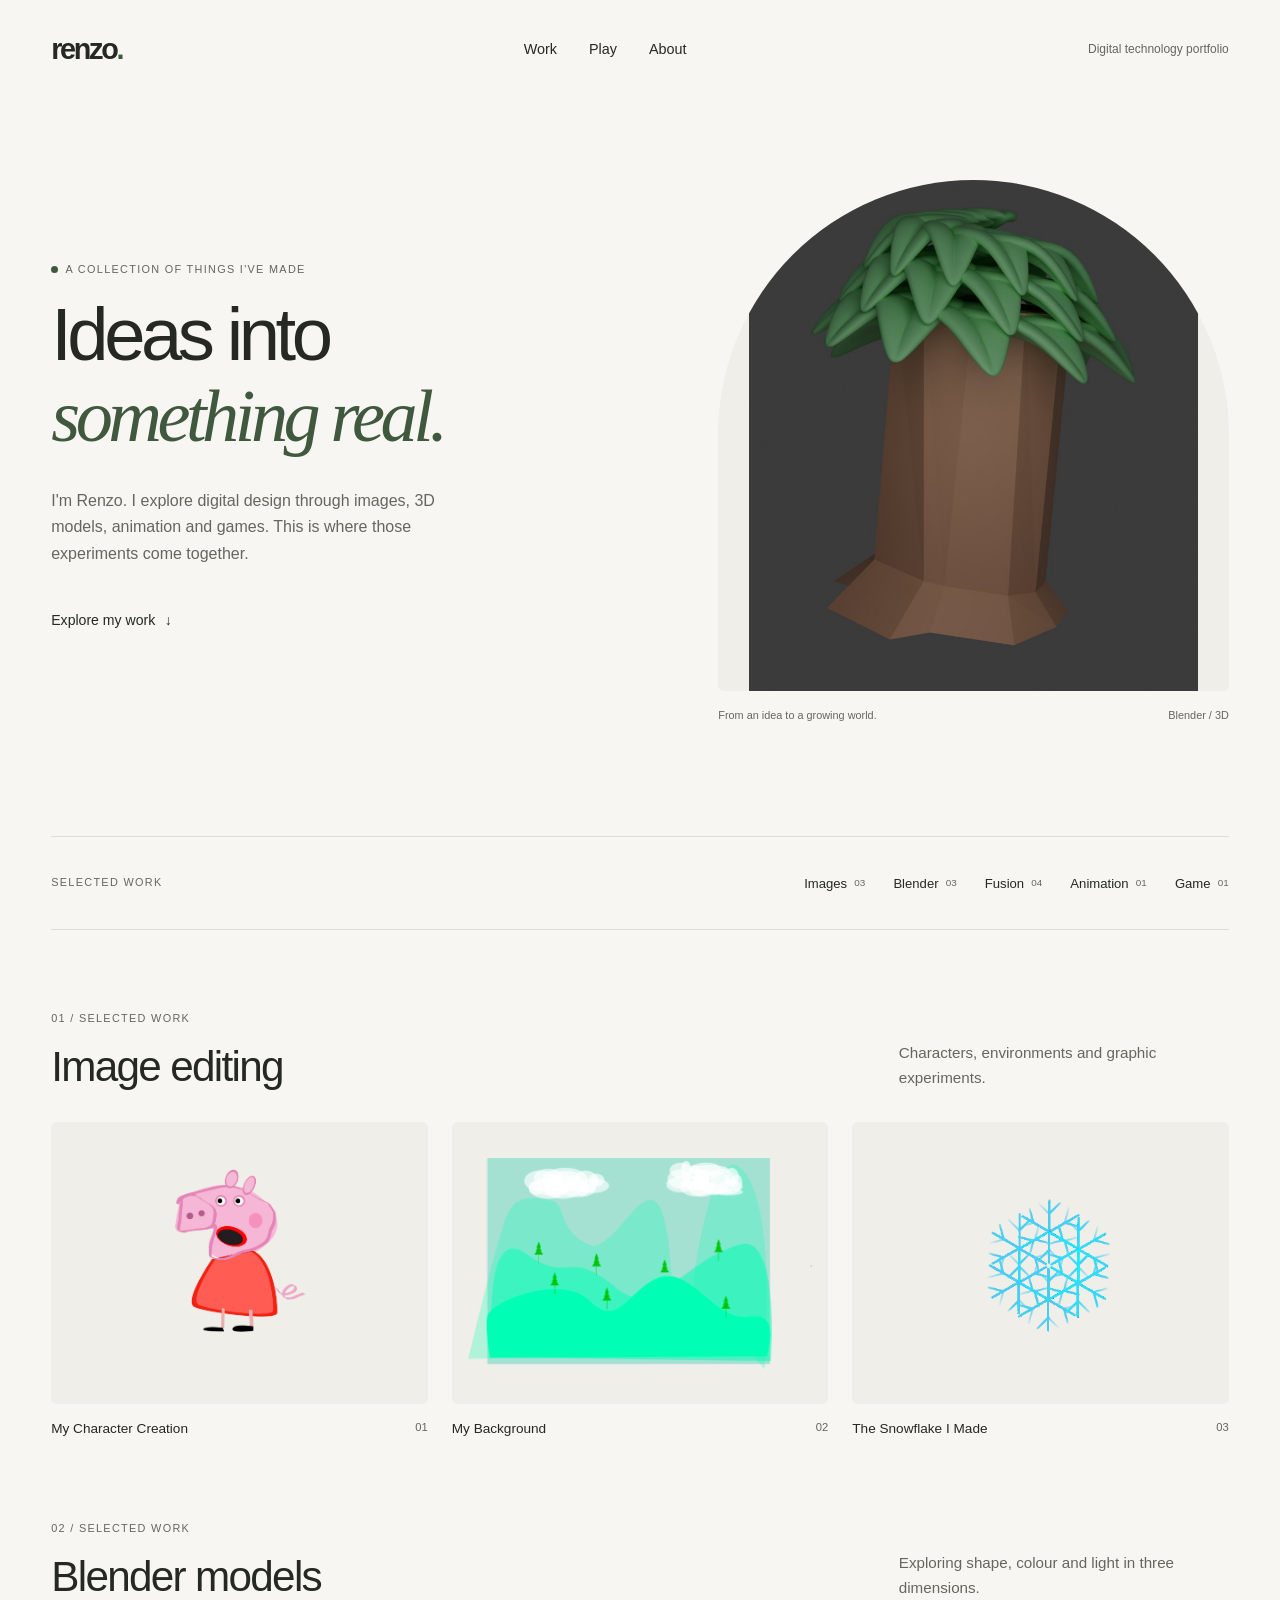
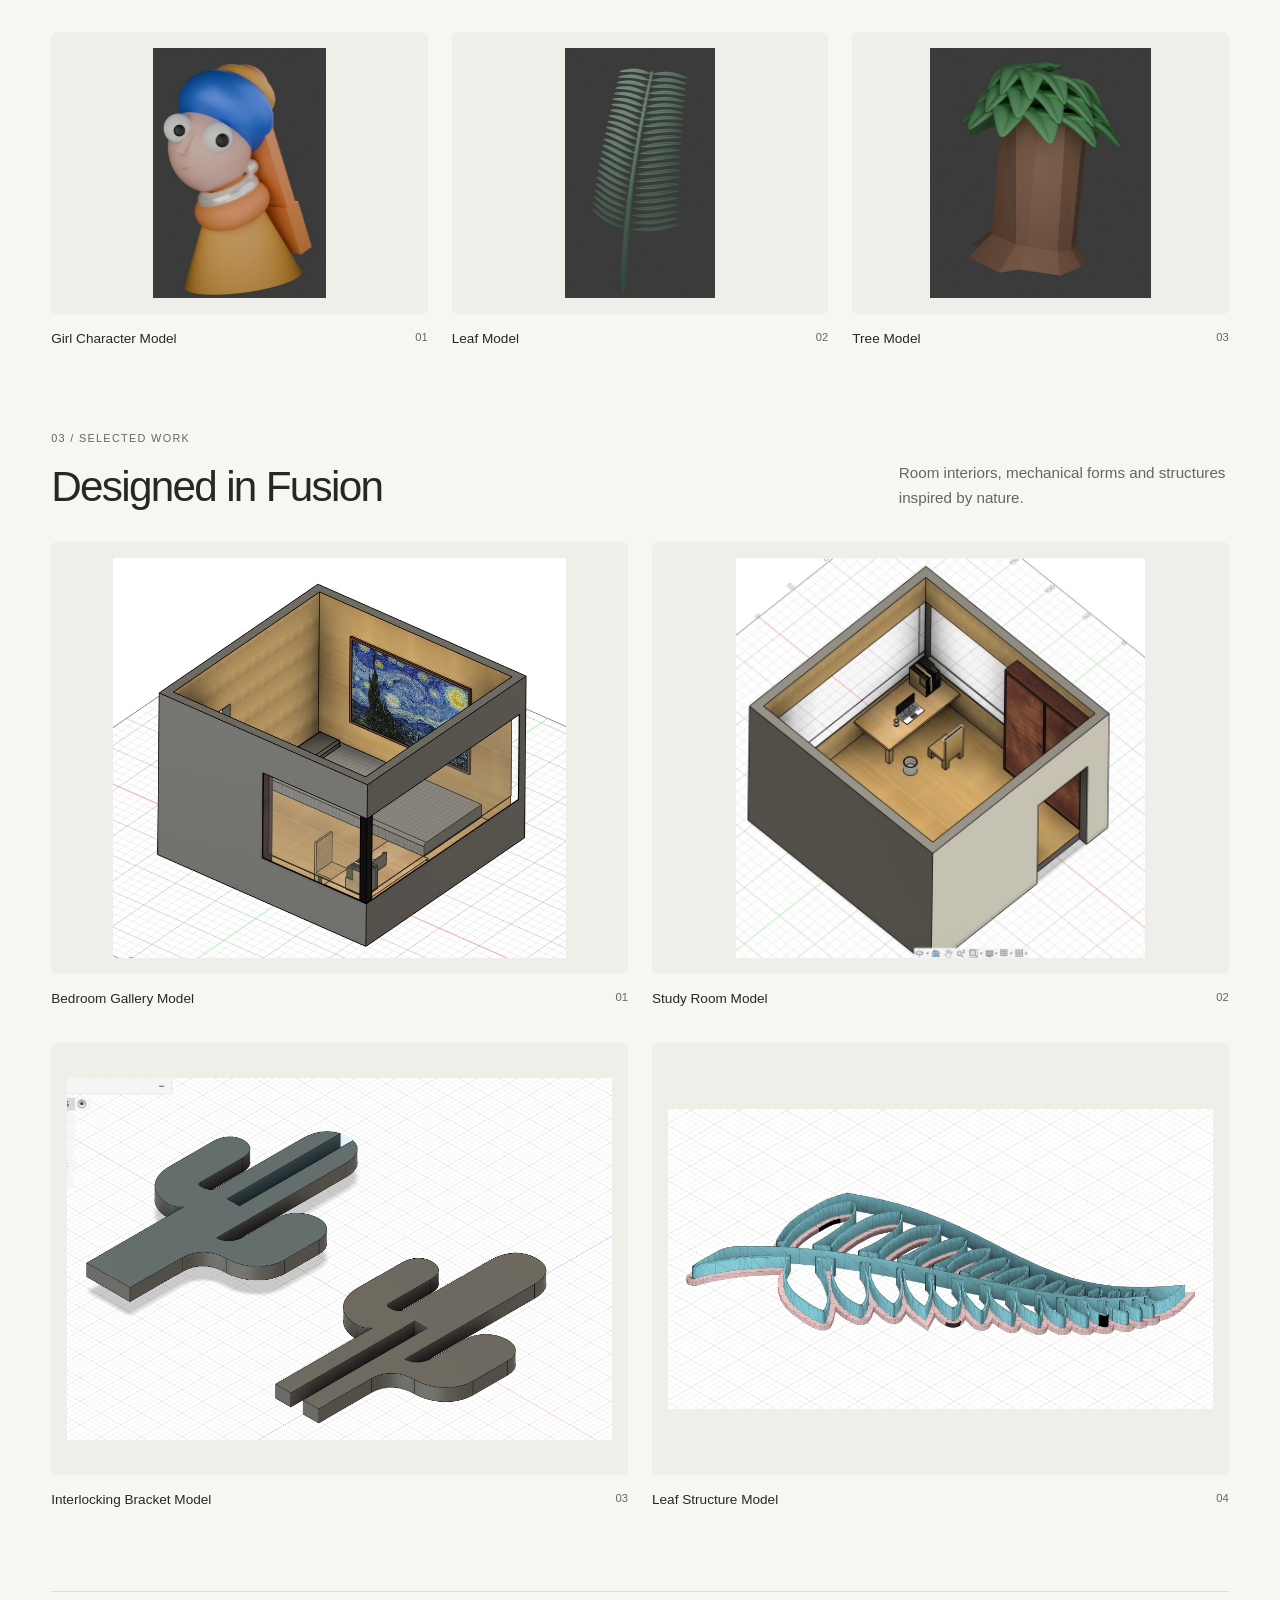
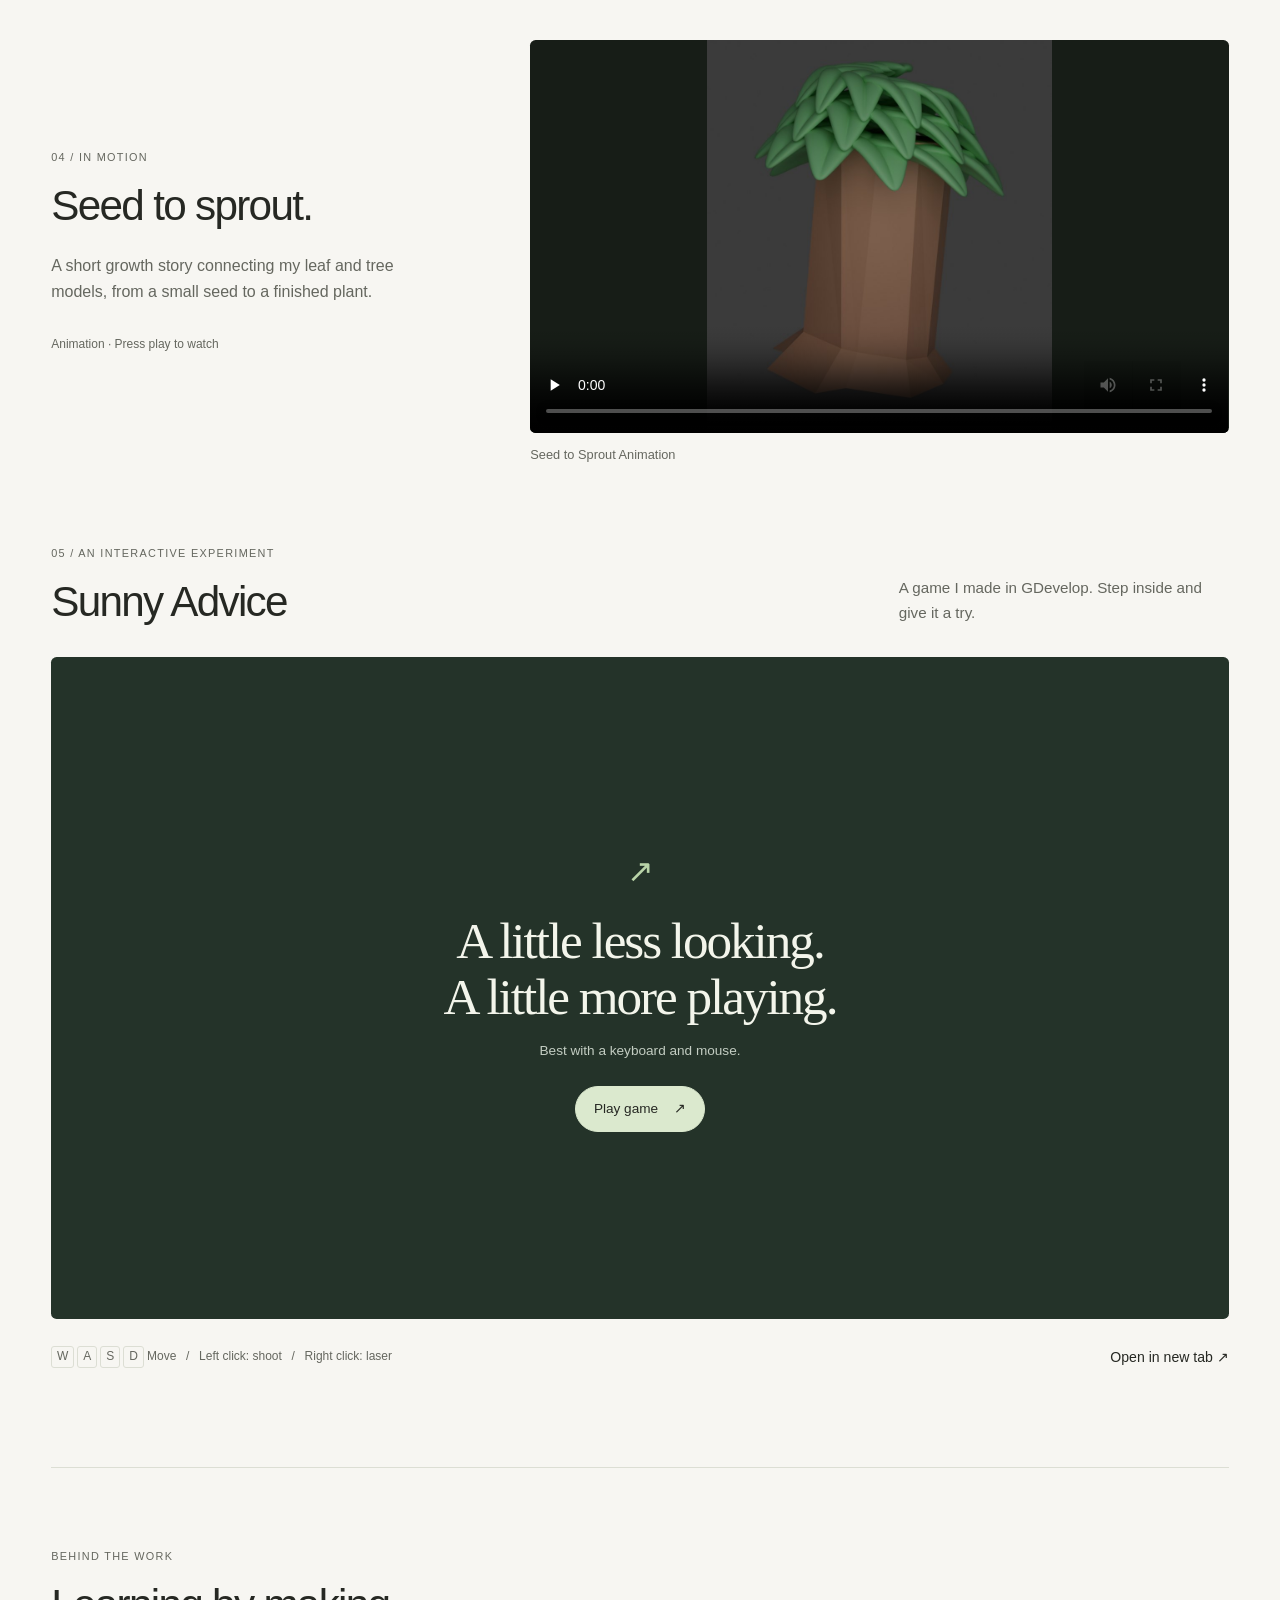
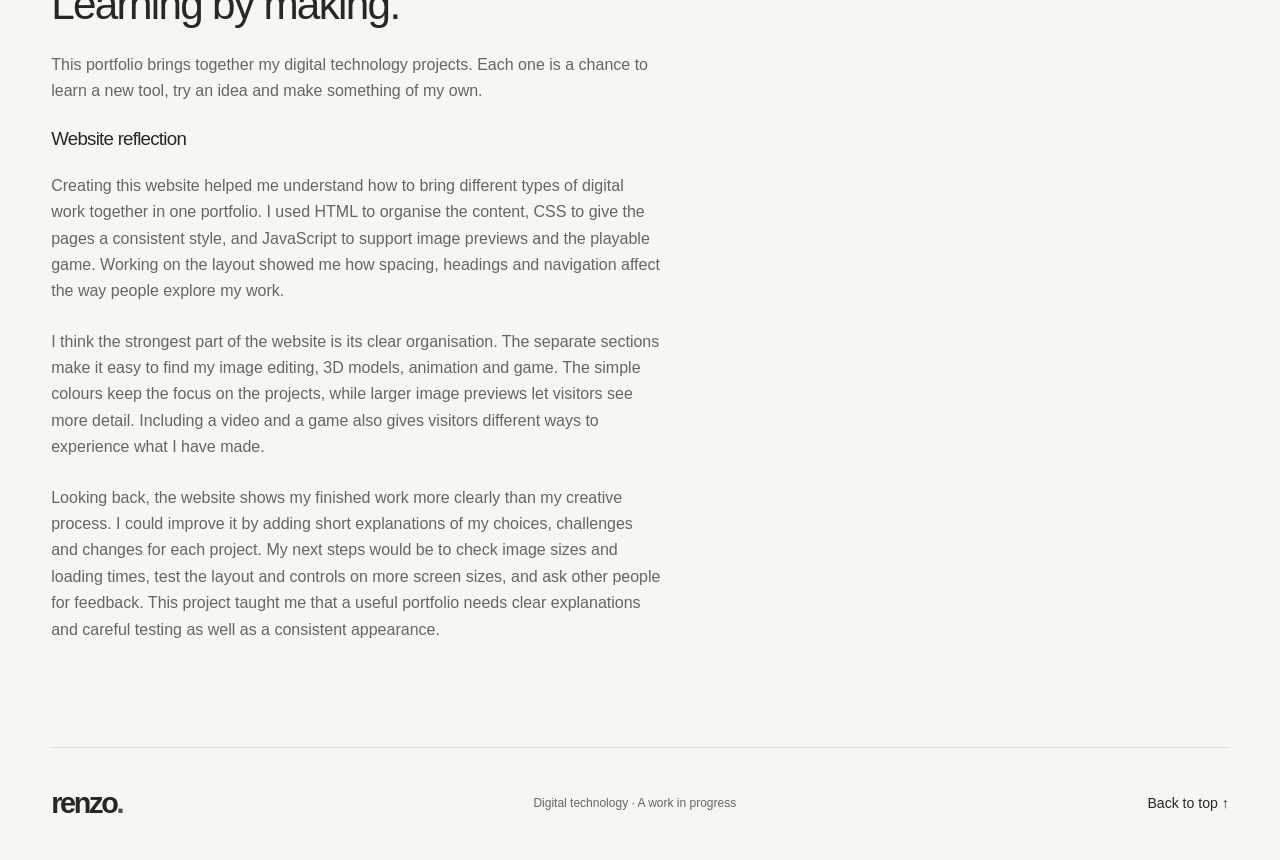
<file: index.html>
<!DOCTYPE html>
<html lang="en">
<head>
  <meta charset="UTF-8">
  <meta name="viewport" content="width=device-width, initial-scale=1">
  <meta name="theme-color" content="#f7f6f2">
  <meta name="description" content="Renzo's digital technology portfolio: image editing, Blender models, Fusion designs, animation and a playable GDevelop game.">
  <title>Renzo — Digital Portfolio</title>
  <link rel="icon" href="techquitybanner-1130x160.png">
  <link rel="stylesheet" href="style.css?v=7">
  <script src="script.js?v=7" defer></script>
</head>
<body>
  <a class="skip-link" href="#main">Skip to content</a>
  <header class="site-header">
    <div class="container header-inner">
      <a class="wordmark" href="#top" aria-label="Renzo, back to top">renzo<span aria-hidden="true">.</span></a>
      <nav aria-label="Main navigation"><a href="#work">Work</a><a href="#game">Play</a><a href="#about">About</a></nav>
      <span class="header-note">Digital technology portfolio</span>
    </div>
  </header>
  <main id="main" class="container">
    <section class="hero" id="top" aria-labelledby="hero-title">
      <div class="hero-copy">
        <p class="eyebrow"><span class="status-dot" aria-hidden="true"></span>A collection of things I've made</p>
        <h1 id="hero-title">Ideas into<br><em>something real.</em></h1>
        <p class="hero-description">I'm Renzo. I explore digital design through images, 3D models, animation and games. This is where those experiments come together.</p>
        <a class="text-link" href="#work">Explore my work <span aria-hidden="true">↓</span></a>
      </div>
      <figure class="hero-art">
        <img src="images/blender-tree.jpg" alt="Tree model made in Blender" fetchpriority="high">
        <figcaption><span>From an idea to a growing world.</span><span>Blender / 3D</span></figcaption>
      </figure>
    </section>
    <div class="work-index" id="work">
      <span class="eyebrow">Selected work</span>
      <nav aria-label="Project categories">
        <a href="#image-editing">Images <span>03</span></a>
        <a href="#blender">Blender <span>03</span></a>
        <a href="#fusion">Fusion <span>04</span></a>
        <a href="#animation">Animation <span>01</span></a>
        <a href="#game">Game <span>01</span></a>
      </nav>
    </div>

    <section class="work-section" id="image-editing" aria-labelledby="image-editing-title">
      <header class="section-heading"><div><p class="eyebrow">01 / Selected work</p><h2 id="image-editing-title">Image editing</h2></div><p>Characters, environments and graphic experiments.</p></header>
      <div class="project-grid">
        <figure class="project-card">
          <a class="project-image" href="charactor.png" data-lightbox aria-label="View My Character Creation">
            <img src="charactor.png" alt="My Character Creation" loading="lazy" decoding="async">
            <span class="image-hint" aria-hidden="true">View project ↗</span>
          </a>
          <figcaption><span>My Character Creation</span><span class="project-number" aria-hidden="true">01</span></figcaption>
        </figure>
        <figure class="project-card">
          <a class="project-image" href="background.png" data-lightbox aria-label="View My Background">
            <img src="background.png" alt="My Background" loading="lazy" decoding="async">
            <span class="image-hint" aria-hidden="true">View project ↗</span>
          </a>
          <figcaption><span>My Background</span><span class="project-number" aria-hidden="true">02</span></figcaption>
        </figure>
        <figure class="project-card">
          <a class="project-image" href="drawing.png" data-lightbox aria-label="View The Snowflake I Made">
            <img src="drawing.png" alt="The Snowflake I Made" loading="lazy" decoding="async">
            <span class="image-hint" aria-hidden="true">View project ↗</span>
          </a>
          <figcaption><span>The Snowflake I Made</span><span class="project-number" aria-hidden="true">03</span></figcaption>
        </figure>
      </div>
    </section>

    <section class="work-section" id="blender" aria-labelledby="blender-title">
      <header class="section-heading"><div><p class="eyebrow">02 / Selected work</p><h2 id="blender-title">Blender models</h2></div><p>Exploring shape, colour and light in three dimensions.</p></header>
      <div class="project-grid">
        <figure class="project-card">
          <a class="project-image" href="images/blender-girl.jpg" data-lightbox aria-label="View Girl Character Model">
            <img src="images/blender-girl.jpg" alt="Girl Character Model" loading="lazy" decoding="async">
            <span class="image-hint" aria-hidden="true">View project ↗</span>
          </a>
          <figcaption><span>Girl Character Model</span><span class="project-number" aria-hidden="true">01</span></figcaption>
        </figure>
        <figure class="project-card">
          <a class="project-image" href="images/blender-leaf.jpg" data-lightbox aria-label="View Leaf Model">
            <img src="images/blender-leaf.jpg" alt="Leaf Model" loading="lazy" decoding="async">
            <span class="image-hint" aria-hidden="true">View project ↗</span>
          </a>
          <figcaption><span>Leaf Model</span><span class="project-number" aria-hidden="true">02</span></figcaption>
        </figure>
        <figure class="project-card">
          <a class="project-image" href="images/blender-tree.jpg" data-lightbox aria-label="View Tree Model">
            <img src="images/blender-tree.jpg" alt="Tree Model" loading="lazy" decoding="async">
            <span class="image-hint" aria-hidden="true">View project ↗</span>
          </a>
          <figcaption><span>Tree Model</span><span class="project-number" aria-hidden="true">03</span></figcaption>
        </figure>
      </div>
    </section>

    <section class="work-section" id="fusion" aria-labelledby="fusion-title">
      <header class="section-heading"><div><p class="eyebrow">03 / Selected work</p><h2 id="fusion-title">Designed in Fusion</h2></div><p>Room interiors, mechanical forms and structures inspired by nature.</p></header>
      <div class="project-grid">
        <figure class="project-card">
          <a class="project-image" href="images/fusion-bedroom-gallery.jpg" data-lightbox aria-label="View Bedroom Gallery Model">
            <img src="images/fusion-bedroom-gallery.jpg" alt="Bedroom Gallery Model" loading="lazy" decoding="async">
            <span class="image-hint" aria-hidden="true">View project ↗</span>
          </a>
          <figcaption><span>Bedroom Gallery Model</span><span class="project-number" aria-hidden="true">01</span></figcaption>
        </figure>
        <figure class="project-card">
          <a class="project-image" href="images/fusion-study-gallery.jpg" data-lightbox aria-label="View Study Room Model">
            <img src="images/fusion-study-gallery.jpg" alt="Study Room Model" loading="lazy" decoding="async">
            <span class="image-hint" aria-hidden="true">View project ↗</span>
          </a>
          <figcaption><span>Study Room Model</span><span class="project-number" aria-hidden="true">02</span></figcaption>
        </figure>
        <figure class="project-card">
          <a class="project-image" href="images/fusion-interlocking-bracket.png" data-lightbox aria-label="View Interlocking Bracket Model">
            <img src="images/fusion-interlocking-bracket.png" alt="Interlocking Bracket Model" loading="lazy" decoding="async">
            <span class="image-hint" aria-hidden="true">View project ↗</span>
          </a>
          <figcaption><span>Interlocking Bracket Model</span><span class="project-number" aria-hidden="true">03</span></figcaption>
        </figure>
        <figure class="project-card">
          <a class="project-image" href="images/fusion-leaf-structure.png" data-lightbox aria-label="View Leaf Structure Model">
            <img src="images/fusion-leaf-structure.png" alt="Leaf Structure Model" loading="lazy" decoding="async">
            <span class="image-hint" aria-hidden="true">View project ↗</span>
          </a>
          <figcaption><span>Leaf Structure Model</span><span class="project-number" aria-hidden="true">04</span></figcaption>
        </figure>
      </div>
    </section>

    <section class="work-section feature-section" id="animation" aria-labelledby="animation-title">
      <div class="feature-copy"><p class="eyebrow">04 / In motion</p><h2 id="animation-title">Seed to sprout.</h2><p>A short growth story connecting my leaf and tree models, from a small seed to a finished plant.</p><span class="meta-label">Animation · Press play to watch</span></div>
      <figure class="video-card"><video controls preload="none" playsinline poster="images/blender-tree.jpg" aria-label="Seed to Sprout animation"><source src="images/seed-to-sprout.mp4" type="video/mp4">Your browser does not support video. <a href="images/seed-to-sprout.mp4">Download the animation</a>.</video><figcaption>Seed to Sprout Animation</figcaption></figure>
    </section>

    <section class="work-section game-section" id="game" aria-labelledby="game-title">
      <header class="section-heading"><div><p class="eyebrow">05 / An interactive experiment</p><h2 id="game-title">Sunny Advice</h2></div><p>A game I made in GDevelop. Step inside and give it a try.</p></header>
      <div class="game-shell" id="game-shell">
        <div class="game-placeholder" id="game-placeholder">
          <span class="game-symbol" aria-hidden="true">↗</span>
          <h3>A little less looking.<br>A little more playing.</h3>
          <p>Best with a keyboard and mouse.</p>
          <a class="action primary-action" href="game/index.html" id="start-game">Play game <span aria-hidden="true">↗</span></a>
        </div>
      </div>
      <div class="game-toolbar">
        <p><kbd>W</kbd> <kbd>A</kbd> <kbd>S</kbd> <kbd>D</kbd> Move <span class="control-divider">/</span> Left click: shoot <span class="control-divider">/</span> Right click: laser</p>
        <div class="game-actions">
          <button class="action" id="stop-game" type="button" hidden>Stop game</button>
          <a class="text-link" href="game/index.html" target="_blank" rel="noopener">Open in new tab ↗</a>
        </div>
      </div>
      <p class="game-status" id="game-status" role="status" aria-live="polite"></p>
    </section>
    <section class="about-section" id="about" aria-labelledby="about-title">
      <p class="eyebrow">Behind the work</p>
      <h2 id="about-title">Learning by making.</h2>
      <p>This portfolio brings together my digital technology projects. Each one is a chance to learn a new tool, try an idea and make something of my own.</p>
      <h3>Website reflection</h3>
      <p>Creating this website helped me understand how to bring different types of digital work together in one portfolio. I used HTML to organise the content, CSS to give the pages a consistent style, and JavaScript to support image previews and the playable game. Working on the layout showed me how spacing, headings and navigation affect the way people explore my work.</p>
      <p>I think the strongest part of the website is its clear organisation. The separate sections make it easy to find my image editing, 3D models, animation and game. The simple colours keep the focus on the projects, while larger image previews let visitors see more detail. Including a video and a game also gives visitors different ways to experience what I have made.</p>
      <p>Looking back, the website shows my finished work more clearly than my creative process. I could improve it by adding short explanations of my choices, challenges and changes for each project. My next steps would be to check image sizes and loading times, test the layout and controls on more screen sizes, and ask other people for feedback. This project taught me that a useful portfolio needs clear explanations and careful testing as well as a consistent appearance.</p>
    </section>
  </main>
  <footer class="site-footer container"><a class="wordmark" href="#top">renzo<span>.</span></a><p>Digital technology · A work in progress</p><a class="text-link" href="#top">Back to top ↑</a></footer>
  <dialog class="lightbox" id="lightbox" aria-label="Project image preview">
    <div class="lightbox-toolbar"><p id="lightbox-caption"></p><form method="dialog"><button class="action" aria-label="Close image preview">Close ×</button></form></div>
    <img id="lightbox-image" alt="">
  </dialog>
</body>
</html>
</file>
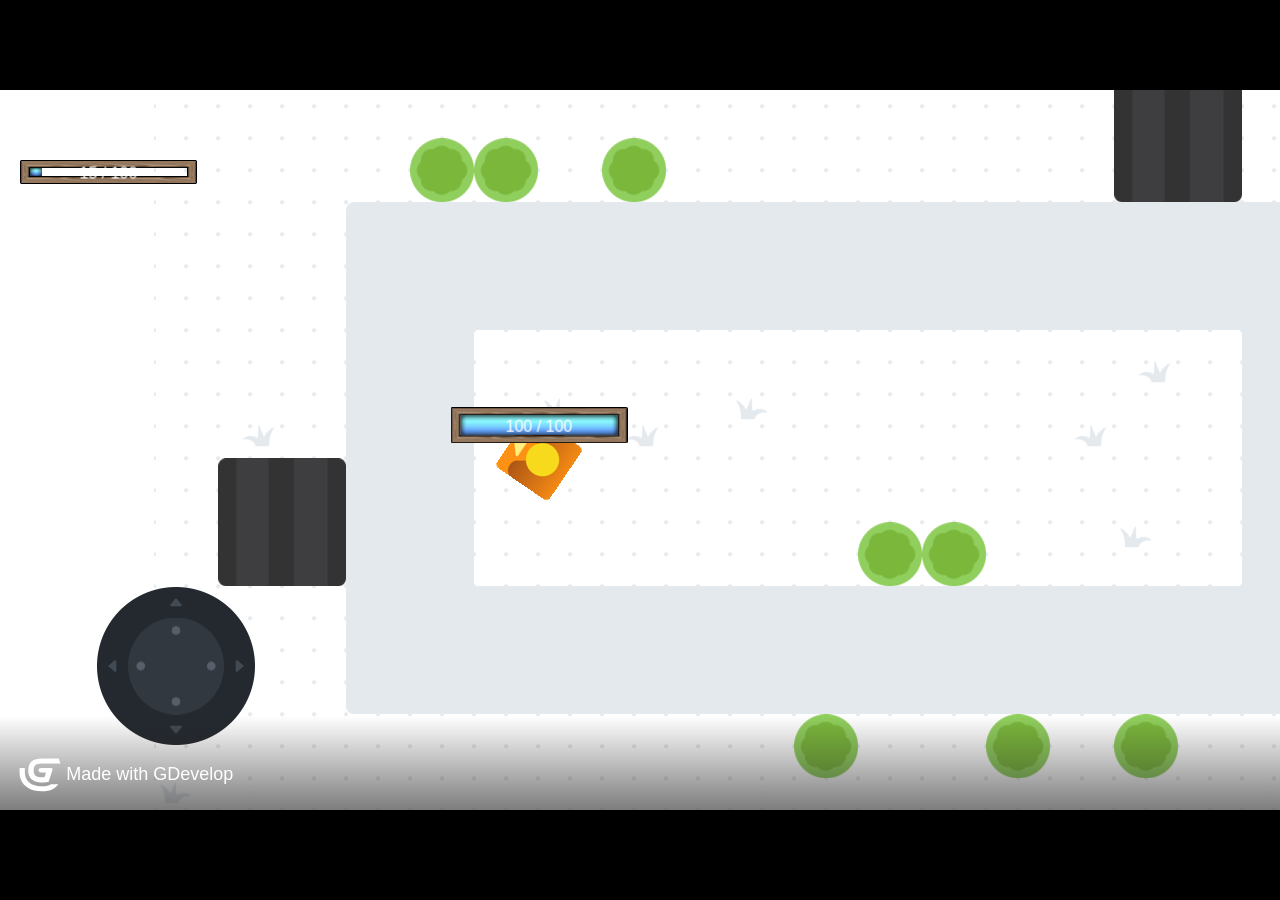
<file: game/index.html>
<!DOCTYPE html>
<html>
<head>
    <meta charset="UTF-8"/>
    <link rel="manifest" href="manifest.webmanifest">

    <meta name="apple-mobile-web-app-capable" content="yes">
    <meta name="apple-mobile-web-app-status-bar-style" content="black-translucent">

    <meta name="theme-color" content="#000000" />
    <meta name="viewport" content="width=device-width, initial-scale=1.0, maximum-scale=1.0, user-scalable=no" />

	<style>
		body {
			margin: 0;
			padding: 0;
			background-color: #000000;
            overflow: hidden;
		}
        #canvasArea {
            margin-left: auto;
            margin-right: auto;
            overflow: hidden;
        }

        
	</style>
    <!-- Libs and GDJS core files : -->
		<script src="libs/jshashtable.js" crossorigin="anonymous"></script>
	<script src="logger.js" crossorigin="anonymous"></script>
	<script src="gd.js" crossorigin="anonymous"></script>
	<script src="libs/rbush.js" crossorigin="anonymous"></script>
	<script src="AsyncTasksManager.js" crossorigin="anonymous"></script>
	<script src="inputmanager.js" crossorigin="anonymous"></script>
	<script src="jsonmanager.js" crossorigin="anonymous"></script>
	<script src="Model3DManager.js" crossorigin="anonymous"></script>
	<script src="ResourceLoader.js" crossorigin="anonymous"></script>
	<script src="ResourceCache.js" crossorigin="anonymous"></script>
	<script src="timemanager.js" crossorigin="anonymous"></script>
	<script src="polygon.js" crossorigin="anonymous"></script>
	<script src="runtimeobject.js" crossorigin="anonymous"></script>
	<script src="profiler.js" crossorigin="anonymous"></script>
	<script src="RuntimeInstanceContainer.js" crossorigin="anonymous"></script>
	<script src="runtimescene.js" crossorigin="anonymous"></script>
	<script src="scenestack.js" crossorigin="anonymous"></script>
	<script src="force.js" crossorigin="anonymous"></script>
	<script src="RuntimeLayer.js" crossorigin="anonymous"></script>
	<script src="layer.js" crossorigin="anonymous"></script>
	<script src="RuntimeCustomObjectLayer.js" crossorigin="anonymous"></script>
	<script src="timer.js" crossorigin="anonymous"></script>
	<script src="runtimewatermark.js" crossorigin="anonymous"></script>
	<script src="runtimegame.js" crossorigin="anonymous"></script>
	<script src="variable.js" crossorigin="anonymous"></script>
	<script src="variablescontainer.js" crossorigin="anonymous"></script>
	<script src="oncetriggers.js" crossorigin="anonymous"></script>
	<script src="runtimebehavior.js" crossorigin="anonymous"></script>
	<script src="SpriteAnimator.js" crossorigin="anonymous"></script>
	<script src="spriteruntimeobject.js" crossorigin="anonymous"></script>
	<script src="affinetransformation.js" crossorigin="anonymous"></script>
	<script src="CustomRuntimeObjectInstanceContainer.js" crossorigin="anonymous"></script>
	<script src="CustomRuntimeObject.js" crossorigin="anonymous"></script>
	<script src="CustomRuntimeObject2D.js" crossorigin="anonymous"></script>
	<script src="indexeddb.js" crossorigin="anonymous"></script>
	<script src="events-tools/commontools.js" crossorigin="anonymous"></script>
	<script src="events-tools/variabletools.js" crossorigin="anonymous"></script>
	<script src="events-tools/runtimescenetools.js" crossorigin="anonymous"></script>
	<script src="events-tools/inputtools.js" crossorigin="anonymous"></script>
	<script src="events-tools/objecttools.js" crossorigin="anonymous"></script>
	<script src="events-tools/cameratools.js" crossorigin="anonymous"></script>
	<script src="events-tools/soundtools.js" crossorigin="anonymous"></script>
	<script src="events-tools/storagetools.js" crossorigin="anonymous"></script>
	<script src="events-tools/stringtools.js" crossorigin="anonymous"></script>
	<script src="events-tools/windowtools.js" crossorigin="anonymous"></script>
	<script src="events-tools/networktools.js" crossorigin="anonymous"></script>
	<script src="splash/gd-logo-light.js" crossorigin="anonymous"></script>
	<script src="pixi-renderers/pixi.js" crossorigin="anonymous"></script>
	<script src="pixi-renderers/pixi-filters-tools.js" crossorigin="anonymous"></script>
	<script src="pixi-renderers/runtimegame-pixi-renderer.js" crossorigin="anonymous"></script>
	<script src="pixi-renderers/runtimescene-pixi-renderer.js" crossorigin="anonymous"></script>
	<script src="pixi-renderers/layer-pixi-renderer.js" crossorigin="anonymous"></script>
	<script src="pixi-renderers/pixi-image-manager.js" crossorigin="anonymous"></script>
	<script src="pixi-renderers/pixi-bitmapfont-manager.js" crossorigin="anonymous"></script>
	<script src="pixi-renderers/spriteruntimeobject-pixi-renderer.js" crossorigin="anonymous"></script>
	<script src="pixi-renderers/CustomRuntimeObject2DPixiRenderer.js" crossorigin="anonymous"></script>
	<script src="pixi-renderers/DebuggerPixiRenderer.js" crossorigin="anonymous"></script>
	<script src="pixi-renderers/loadingscreen-pixi-renderer.js" crossorigin="anonymous"></script>
	<script src="pixi-renderers/pixi-effects-manager.js" crossorigin="anonymous"></script>
	<script src="howler-sound-manager/howler.min.js" crossorigin="anonymous"></script>
	<script src="howler-sound-manager/howler-sound-manager.js" crossorigin="anonymous"></script>
	<script src="fontfaceobserver-font-manager/fontfaceobserver.js" crossorigin="anonymous"></script>
	<script src="fontfaceobserver-font-manager/fontfaceobserver-font-manager.js" crossorigin="anonymous"></script>
	<script src="Extensions/3D/Scene3DTools.js" crossorigin="anonymous"></script>
	<script src="Extensions/AnchorBehavior/anchorruntimebehavior.js" crossorigin="anonymous"></script>
	<script src="Extensions/BitmapText/bitmaptextruntimeobject-pixi-renderer.js" crossorigin="anonymous"></script>
	<script src="Extensions/BitmapText/bitmaptextruntimeobject.js" crossorigin="anonymous"></script>
	<script src="Extensions/DebuggerTools/debuggertools.js" crossorigin="anonymous"></script>
	<script src="Extensions/Leaderboards/leaderboardstools.js" crossorigin="anonymous"></script>
	<script src="Extensions/Leaderboards/sha256.js" crossorigin="anonymous"></script>
	<script src="Extensions/LinkedObjects/linkedobjects.js" crossorigin="anonymous"></script>
	<script src="Extensions/PanelSpriteObject/panelspriteruntimeobject-pixi-renderer.js" crossorigin="anonymous"></script>
	<script src="Extensions/PanelSpriteObject/panelspriteruntimeobject.js" crossorigin="anonymous"></script>
	<script src="Extensions/PlayerAuthentication/playerauthenticationcomponents.js" crossorigin="anonymous"></script>
	<script src="Extensions/PlayerAuthentication/playerauthenticationtools.js" crossorigin="anonymous"></script>
	<script src="Extensions/PrimitiveDrawing/pixi-graphics-extras/graphics-extras.min.js" crossorigin="anonymous"></script>
	<script src="Extensions/PrimitiveDrawing/shapepainterruntimeobject-pixi-renderer.js" crossorigin="anonymous"></script>
	<script src="Extensions/PrimitiveDrawing/shapepainterruntimeobject.js" crossorigin="anonymous"></script>
	<script src="Extensions/TextInput/textinputruntimeobject-pixi-renderer.js" crossorigin="anonymous"></script>
	<script src="Extensions/TextInput/textinputruntimeobject.js" crossorigin="anonymous"></script>
	<script src="Extensions/TextObject/textruntimeobject-pixi-renderer.js" crossorigin="anonymous"></script>
	<script src="Extensions/TextObject/textruntimeobject.js" crossorigin="anonymous"></script>
	<script src="Extensions/TileMap/AbstractTileMapRuntimeObject.js" crossorigin="anonymous"></script>
	<script src="Extensions/TileMap/TileMapBehavior.js" crossorigin="anonymous"></script>
	<script src="Extensions/TileMap/TileMapRuntimeManager.js" crossorigin="anonymous"></script>
	<script src="Extensions/TileMap/collision/TransformedTileMap.js" crossorigin="anonymous"></script>
	<script src="Extensions/TileMap/helper/TileMapHelper.js" crossorigin="anonymous"></script>
	<script src="Extensions/TileMap/pako/dist/pako.min.js" crossorigin="anonymous"></script>
	<script src="Extensions/TileMap/pixi-tilemap/dist/pixi-tilemap.umd.js" crossorigin="anonymous"></script>
	<script src="Extensions/TileMap/simpletilemapruntimeobject.js" crossorigin="anonymous"></script>
	<script src="Extensions/TileMap/tilemapruntimeobject-pixi-renderer.js" crossorigin="anonymous"></script>
	<script src="Extensions/TopDownMovementBehavior/topdownmovementruntimebehavior.js" crossorigin="anonymous"></script>
	<script src="Extensions/TweenBehavior/TweenManager.js" crossorigin="anonymous"></script>
	<script src="Extensions/TweenBehavior/tweenruntimebehavior.js" crossorigin="anonymous"></script>
	<script src="gdjs-evtsext__firebullet__definehelperclasses-func.js" crossorigin="anonymous"></script>
	<script src="gdjs-evtsext__firebullet__firebullet.js" crossorigin="anonymous"></script>
	<script src="gdjs-evtsext__firebullet__rotateobjecttofacesamewayascamera-func.js" crossorigin="anonymous"></script>
	<script src="gdjs-evtsext__leaderboarddialog__formattime-func.js" crossorigin="anonymous"></script>
	<script src="gdjs-evtsext__leaderboarddialog__isingameedition-func.js" crossorigin="anonymous"></script>
	<script src="gdjs-evtsext__leaderboarddialog__leaderboarddialog.js" crossorigin="anonymous"></script>
	<script src="gdjs-evtsext__leaderboarddialog__padstart-func.js" crossorigin="anonymous"></script>
	<script src="gdjs-evtsext__leaderboarddialog__tofixed-func.js" crossorigin="anonymous"></script>
	<script src="gdjs-evtsext__panelspritebutton__bitmaptextstylestate.js" crossorigin="anonymous"></script>
	<script src="gdjs-evtsext__panelspritebutton__buttonfsm.js" crossorigin="anonymous"></script>
	<script src="gdjs-evtsext__panelspritebutton__isingameedition-func.js" crossorigin="anonymous"></script>
	<script src="gdjs-evtsext__panelspritebutton__panelspritebutton.js" crossorigin="anonymous"></script>
	<script src="gdjs-evtsext__panelspritebutton__textstylestate.js" crossorigin="anonymous"></script>
	<script src="gdjs-evtsext__panelspritecontinuousbar__panelspritecontinuousbar.js" crossorigin="anonymous"></script>
	<script src="gdjs-evtsext__panelspritecontinuousbar__resourcebar.js" crossorigin="anonymous"></script>
	<script src="gdjs-evtsext__smoothcamera__smoothcamera.js" crossorigin="anonymous"></script>
	<script src="gdjs-evtsext__spritemultitouchjoystick__acceleratedspeed-func.js" crossorigin="anonymous"></script>
	<script src="gdjs-evtsext__spritemultitouchjoystick__angleto4way-func.js" crossorigin="anonymous"></script>
	<script src="gdjs-evtsext__spritemultitouchjoystick__angleto8way-func.js" crossorigin="anonymous"></script>
	<script src="gdjs-evtsext__spritemultitouchjoystick__deadzone-func.js" crossorigin="anonymous"></script>
	<script src="gdjs-evtsext__spritemultitouchjoystick__hastouchstartedonscreenside-func.js" crossorigin="anonymous"></script>
	<script src="gdjs-evtsext__spritemultitouchjoystick__isanglein4waydirection-func.js" crossorigin="anonymous"></script>
	<script src="gdjs-evtsext__spritemultitouchjoystick__isanglein8waydirection-func.js" crossorigin="anonymous"></script>
	<script src="gdjs-evtsext__spritemultitouchjoystick__isbuttonjustpressed-func.js" crossorigin="anonymous"></script>
	<script src="gdjs-evtsext__spritemultitouchjoystick__isbuttonpressed-func.js" crossorigin="anonymous"></script>
	<script src="gdjs-evtsext__spritemultitouchjoystick__isbuttonreleased-func.js" crossorigin="anonymous"></script>
	<script src="gdjs-evtsext__spritemultitouchjoystick__isdirectionpushed4way-func.js" crossorigin="anonymous"></script>
	<script src="gdjs-evtsext__spritemultitouchjoystick__isdirectionpushed8way-func.js" crossorigin="anonymous"></script>
	<script src="gdjs-evtsext__spritemultitouchjoystick__isingameedition-func.js" crossorigin="anonymous"></script>
	<script src="gdjs-evtsext__spritemultitouchjoystick__joystickangle-func.js" crossorigin="anonymous"></script>
	<script src="gdjs-evtsext__spritemultitouchjoystick__joystickforce-func.js" crossorigin="anonymous"></script>
	<script src="gdjs-evtsext__spritemultitouchjoystick__multitouchjoystick.js" crossorigin="anonymous"></script>
	<script src="gdjs-evtsext__spritemultitouchjoystick__setbuttonstate-func.js" crossorigin="anonymous"></script>
	<script src="gdjs-evtsext__spritemultitouchjoystick__setdeadzone-func.js" crossorigin="anonymous"></script>
	<script src="gdjs-evtsext__spritemultitouchjoystick__setjoystickangle-func.js" crossorigin="anonymous"></script>
	<script src="gdjs-evtsext__spritemultitouchjoystick__setjoystickforce-func.js" crossorigin="anonymous"></script>
	<script src="gdjs-evtsext__spritemultitouchjoystick__spritemultitouchjoystick.js" crossorigin="anonymous"></script>
	<script src="gdjs-evtsext__spritemultitouchjoystick__stickangle-func.js" crossorigin="anonymous"></script>
	<script src="gdjs-evtsext__spritemultitouchjoystick__stickforce-func.js" crossorigin="anonymous"></script>
	<script src="gdjs-evtsext__spritemultitouchjoystick__stickforcex-func.js" crossorigin="anonymous"></script>
	<script src="gdjs-evtsext__spritemultitouchjoystick__stickforcey-func.js" crossorigin="anonymous"></script>
	<script src="gdjs-evtsext__spritemultitouchjoystick__topdownmultitouchmapper.js" crossorigin="anonymous"></script>
	<script src="gdjs-evtsext__tweenintoview__tweenintoview.js" crossorigin="anonymous"></script>
	<script src="object-capabilities/AnimatableBehavior.js" crossorigin="anonymous"></script>
	<script src="object-capabilities/EffectBehavior.js" crossorigin="anonymous"></script>
	<script src="object-capabilities/FlippableBehavior.js" crossorigin="anonymous"></script>
	<script src="object-capabilities/OpacityBehavior.js" crossorigin="anonymous"></script>
	<script src="object-capabilities/ResizableBehavior.js" crossorigin="anonymous"></script>
	<script src="object-capabilities/ScalableBehavior.js" crossorigin="anonymous"></script>
	<script src="object-capabilities/TextContainerBehavior.js" crossorigin="anonymous"></script>
	<script src="code0.js" crossorigin="anonymous"></script>
	<script src="data.js" crossorigin="anonymous"></script>


</head>
<body>

    
	<script>

    (function() {
        //Initialization
        var game = new gdjs.RuntimeGame(gdjs.projectData, gdjs.runtimeGameOptions);

        //Create a renderer
        game.getRenderer().createStandardCanvas(document.body);

        //Bind keyboards/mouse/touch events
        game.getRenderer().bindStandardEvents(game.getInputManager(), window, document);

        //Load all assets and start the game
        game.loadAllAssets(function() {
            game.startGameLoop();
        });
    })();

	</script>
</body>
</html>
</file>
<file: style.css>
/* Layers keep design tokens, foundations, layout and components independent. */
@layer tokens, base, layout, components, responsive;

@layer tokens {
  :root {
    --color-paper: #f7f6f2;
    --color-surface: #efeee9;
    --color-ink: #262823;
    --color-muted: #65675f;
    --color-line: #dcded4;
    --color-accent: #3f583e;
    --color-dark: #243329;
    --font-body: -apple-system, BlinkMacSystemFont, "Segoe UI", sans-serif;
    --font-display: Georgia, "Times New Roman", serif;
    --space-1: .5rem;
    --space-2: 1rem;
    --space-3: 1.5rem;
    --space-4: 2rem;
    --space-5: 3rem;
    --space-6: 5rem;
    --space-7: 7rem;
    --page-width: 1200px;
    --page-gutter: clamp(1.25rem, 4vw, 4rem);
    --radius: .35rem;
  }
}
@layer base {
  *, *::before, *::after { box-sizing: border-box; }
  html { scroll-behavior: smooth; scroll-padding-top: 2rem; }
  body { margin: 0; background: var(--color-paper); color: var(--color-ink); font: 1rem/1.65 var(--font-body); }
  body.has-lightbox { overflow: hidden; }
  h1, h2, h3, p, figure { margin: 0; }
  h1, h2, h3 { line-height: 1.08; font-weight: 500; letter-spacing: -.04em; }
  h2 { font-size: clamp(2rem, 3.3vw, 3.2rem); }
  a { color: inherit; text-decoration: none; }
  button { font: inherit; cursor: pointer; }
  img, video { display: block; max-width: 100%; }
  button, a { -webkit-tap-highlight-color: transparent; }
  :focus-visible { outline: 3px solid var(--color-accent); outline-offset: 5px; }
  [hidden] { display: none !important; }
  ::selection { background: #dce6d4; }
}
@layer layout {
  .container { width: min(var(--page-width), calc(100% - 2 * var(--page-gutter))); margin-inline: auto; }
  .header-inner { min-height: 100px; display: flex; align-items: center; justify-content: space-between; gap: var(--space-4); }
  .header-inner nav { display: flex; gap: var(--space-4); }
  .hero { display: grid; grid-template-columns: 1.15fr 1fr; align-items: center; gap: var(--space-6); padding-block: var(--space-6) var(--space-7); }
  .work-index { display: flex; align-items: center; justify-content: space-between; gap: var(--space-3); padding-block: var(--space-3); border-block: 1px solid var(--color-line); }
  .work-index nav { display: flex; flex-wrap: wrap; gap: 1.75rem; }
  .work-section { padding-top: var(--space-6); }
  .section-heading { display: flex; justify-content: space-between; align-items: end; gap: var(--space-4); margin-bottom: var(--space-4); }
  .section-heading > p { max-width: 330px; color: var(--color-muted); font-size: .95rem; }
  .project-grid { display: grid; grid-template-columns: repeat(3, minmax(0, 1fr)); gap: var(--space-4) var(--space-3); }
  #fusion .project-grid { grid-template-columns: repeat(2, minmax(0, 1fr)); }
  .feature-section { display: grid; grid-template-columns: .8fr 1.4fr; gap: var(--space-6); align-items: center; margin-top: var(--space-6); padding-top: var(--space-5); border-top: 1px solid var(--color-line); }
  .game-section { padding-block: var(--space-6); }
  .about-section { border-top: 1px solid var(--color-line); padding-block: var(--space-6); max-width: 100%; }
  .about-section > p:not(.eyebrow) { max-width: 610px; margin-block: var(--space-3); color: var(--color-muted); }
  .site-footer { border-top: 1px solid var(--color-line); display: flex; justify-content: space-between; align-items: center; gap: var(--space-3); padding-block: var(--space-4); }
}
@layer components {
  .skip-link { position: fixed; top: 1rem; left: 1rem; z-index: 10; padding: .7rem 1rem; background: white; transform: translateY(-200%); }
  .skip-link:focus { transform: none; }
  .wordmark { font-size: 1.8rem; font-weight: 750; letter-spacing: -.08em; }
  .wordmark span { color: var(--color-accent); }
  .header-note { color: var(--color-muted); font-size: .75rem; }
  .header-inner nav a { padding-block: .6rem; font-size: .9rem; }
  nav a:hover, .text-link:hover { color: var(--color-accent); text-decoration: underline; text-underline-offset: .35em; }
  .eyebrow { font-size: .68rem; letter-spacing: .12em; text-transform: uppercase; color: var(--color-muted); margin-bottom: var(--space-2); }
  .status-dot { display: inline-block; width: .45rem; height: .45rem; border-radius: 50%; background: var(--color-accent); margin-right: .45rem; }
  .hero h1 { font-size: clamp(3.4rem, 5.8vw, 5.5rem); letter-spacing: -.06em; }
  .hero h1 em { font-family: var(--font-display); color: var(--color-accent); font-weight: 400; }
  .hero-description { max-width: 420px; margin-block: var(--space-4); color: var(--color-muted); }
  .text-link { display: inline-flex; align-items: center; gap: .6rem; min-height: 44px; font-size: .88rem; }
  .hero-art img { width: 100%; aspect-ratio: 1; object-fit: contain; border-radius: 50% 50% var(--radius) var(--radius); background: var(--color-surface); }
  .hero-art figcaption { display: flex; justify-content: space-between; gap: 1rem; margin-top: var(--space-2); font-size: .68rem; color: var(--color-muted); }
  .work-index .eyebrow { margin: 0; white-space: nowrap; }
  .work-index a { display: inline-flex; align-items: center; gap: .45rem; min-height: 44px; font-size: .82rem; }
  .work-index a span { font-size: .62rem; color: var(--color-muted); }
  .project-card { min-width: 0; }
  .project-image { display: block; position: relative; overflow: hidden; border-radius: var(--radius); background: var(--color-surface); }
  .project-image img { width: 100%; aspect-ratio: 4 / 3; object-fit: contain; padding: 1rem; transition: transform 220ms ease; }
  .project-image:hover img { transform: scale(1.035); }
  .image-hint { position: absolute; bottom: .75rem; right: .75rem; background: var(--color-paper); padding: .3rem .7rem; border-radius: 2rem; font-size: .68rem; opacity: 0; transition: opacity 200ms ease; }
  .project-image:hover .image-hint, .project-image:focus-visible .image-hint { opacity: 1; }
  .project-card figcaption { display: flex; justify-content: space-between; gap: 1rem; padding-top: .85rem; font-size: .85rem; }
  .project-number { color: var(--color-muted); font-size: .7rem; }
  .feature-copy > p:not(.eyebrow) { color: var(--color-muted); margin-block: var(--space-3); }
  .meta-label { color: var(--color-muted); font-size: .75rem; }
  .video-card video { width: 100%; aspect-ratio: 16 / 9; background: #171d17; border-radius: var(--radius); object-fit: contain; }
  .video-card figcaption { font-size: .8rem; color: var(--color-muted); padding-top: .7rem; }
  .game-shell { aspect-ratio: 16 / 9; background: var(--color-dark); border-radius: var(--radius); overflow: hidden; position: relative; }
  .game-placeholder { position: absolute; inset: 0; display: flex; flex-direction: column; align-items: center; justify-content: center; text-align: center; padding: 1rem; color: #f3f5eb; }
  .game-symbol { font-size: 2rem; color: #b9d4a8; margin-bottom: var(--space-2); }
  .game-placeholder h3 { font-size: clamp(1.8rem, 4vw, 3.5rem); font-family: var(--font-display); }
  .game-placeholder p { color: #c3cdc2; margin: 1rem 0 1.5rem; font-size: .85rem; }
  .action { display: inline-flex; align-items: center; justify-content: center; gap: 1rem; border: 1px solid var(--color-line); background: var(--color-paper); color: var(--color-ink); padding: .65rem 1.1rem; border-radius: 2rem; font-size: .85rem; min-height: 44px; }
  .action:hover { background: #e1e8da; }
  .primary-action { background: #dbe9ce; border-color: #dbe9ce; }
  .game-shell iframe { width: 100%; height: 100%; display: block; border: 0; background: black; }
  .game-toolbar { display: flex; justify-content: space-between; align-items: center; gap: var(--space-3); margin-top: var(--space-2); }
  .game-toolbar p { font-size: .75rem; color: var(--color-muted); }
  .control-divider { padding-inline: .4rem; }
  kbd { font: inherit; display: inline-block; border: 1px solid var(--color-line); border-radius: 3px; padding: 0 .3rem; }
  .game-actions { display: flex; flex-wrap: wrap; align-items: center; gap: 1rem; }
  .game-status { font-size: .8rem; color: var(--color-muted); margin-top: .5rem; }
  .site-footer p { font-size: .75rem; color: var(--color-muted); }
  .lightbox { width: min(1100px, 94vw); max-height: 92dvh; padding: 1rem; border: 1px solid var(--color-line); border-radius: var(--radius); background: var(--color-paper); }
  .lightbox::backdrop { background: rgb(20 25 20 / .8); }
  .lightbox-toolbar { display: flex; align-items: center; justify-content: space-between; gap: 1rem; margin-bottom: 1rem; }
  .lightbox-toolbar p { font-size: .9rem; }
  .lightbox img { max-height: 73dvh; width: 100%; object-fit: contain; }
}
@layer responsive {
  @media (max-width: 900px) {
    .header-note { display: none; }
    .hero { gap: var(--space-4); }
    .hero h1 { font-size: clamp(3.1rem, 6.5vw, 4.6rem); }
    .work-index { flex-direction: column; align-items: flex-start; }
    .project-grid { grid-template-columns: repeat(2, minmax(0, 1fr)); }
    .feature-section { gap: var(--space-4); }
    .game-toolbar { align-items: flex-start; flex-direction: column; }
  }
  @media (max-width: 600px) {
    .header-inner { min-height: 80px; }
    .header-inner nav { gap: 1.2rem; }
    .hero { grid-template-columns: 1fr; padding-block: var(--space-5); }
    .hero h1 { font-size: clamp(3rem, 12vw, 4.5rem); }
    .hero-art { max-width: 420px; width: 100%; margin-inline: auto; }
    .section-heading { align-items: flex-start; flex-direction: column; gap: 1rem; }
    .section-heading .eyebrow { margin-bottom: .6rem; }
    .project-grid, #fusion .project-grid, .feature-section { grid-template-columns: 1fr; }
    .work-index nav { gap: .4rem 1.3rem; }
    .work-section { padding-top: var(--space-5); }
    .feature-section { margin-top: var(--space-5); }
    .game-shell:not(.is-playing) { aspect-ratio: auto; min-height: 340px; }
    .game-symbol { display: none; }
    .game-placeholder h3 { font-size: 2.1rem; }
    .site-footer { flex-wrap: wrap; }
    .site-footer p { flex-basis: 100%; order: 3; }
  }
  @media (prefers-reduced-motion: reduce) {
    html { scroll-behavior: auto; }
    .project-image img, .image-hint { transition: none; }
    .project-image:hover img { transform: none; }
  }
}
</file>
